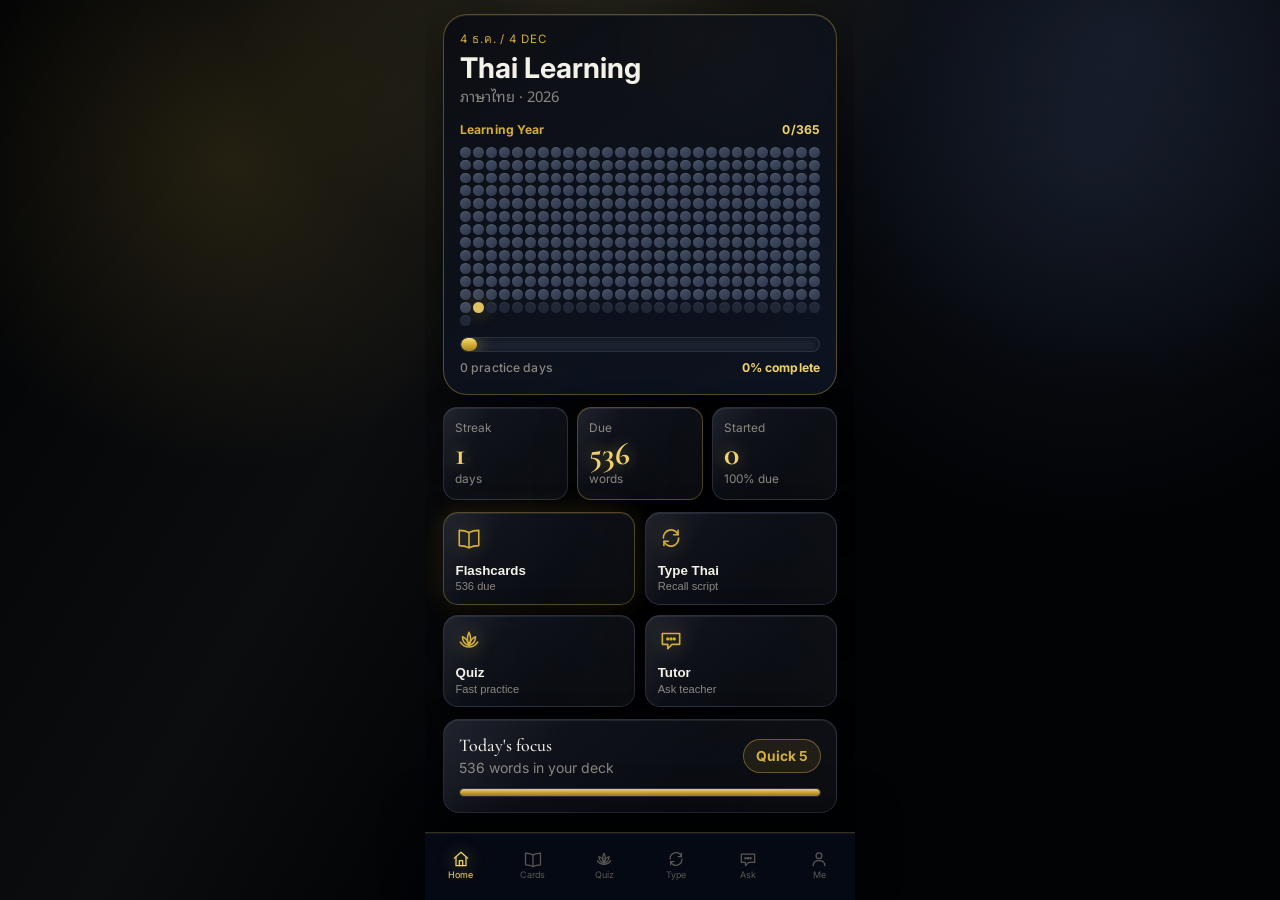
<file: index.html>
<!DOCTYPE html>
<html lang="en">
<head>
  <meta charset="UTF-8">
  <meta name="viewport" content="width=device-width, initial-scale=1.0, maximum-scale=1.0">
  <title>Thai Learning</title>
  <meta name="theme-color" content="#d4af37">
  <meta name="apple-mobile-web-app-capable" content="yes">
  <meta name="apple-mobile-web-app-status-bar-style" content="black-translucent">
  <meta name="apple-mobile-web-app-title" content="Thai Learning">
  <link rel="icon" href="icon.svg" type="image/svg+xml">
  <link rel="apple-touch-icon" href="icon.svg">
  <link rel="manifest" href="manifest.json">
  <link rel="preconnect" href="https://fonts.googleapis.com">
  <link rel="preconnect" href="https://fonts.gstatic.com" crossorigin>
  <link rel="stylesheet" href="src/css/styles.css">
</head>
<body>
  <!-- Icon sprite -->
  <svg style="display:none" xmlns="http://www.w3.org/2000/svg">
    <defs>
      <symbol id="i-home" viewBox="0 0 24 24"><g fill="none" stroke="currentColor" stroke-width="1.5" stroke-linecap="round" stroke-linejoin="round"><path d="M4 11 L12 4 L20 11"/><path d="M6 10 V20 H18 V10"/><path d="M10 20 V14 H14 V20"/></g></symbol>
      <symbol id="i-book" viewBox="0 0 24 24"><g fill="none" stroke="currentColor" stroke-width="1.5" stroke-linecap="round" stroke-linejoin="round"><path d="M3 5 C6 5, 9 5.5, 12 7 C15 5.5, 18 5, 21 5 L21 19 C18 19, 15 19.5, 12 21 C9 19.5, 6 19, 3 19 Z"/><path d="M12 7 V21"/></g></symbol>
      <symbol id="i-lotus" viewBox="0 0 24 24"><g fill="none" stroke="currentColor" stroke-width="1.5" stroke-linecap="round" stroke-linejoin="round"><path d="M12 5 C10 9, 10 13, 12 17 C14 13, 14 9, 12 5 Z"/><path d="M6 9 C6 13, 8.5 16, 12 17 C11 13, 9 10, 6 9 Z"/><path d="M18 9 C18 13, 15.5 16, 12 17 C13 13, 15 10, 18 9 Z"/><path d="M4 14 C6 17, 9 18.5, 12 18.5 C15 18.5, 18 17, 20 14"/></g></symbol>
      <symbol id="i-review" viewBox="0 0 24 24"><g fill="none" stroke="currentColor" stroke-width="1.5" stroke-linecap="round" stroke-linejoin="round"><path d="M5 12 A7 7 0 0 1 18.5 9"/><path d="M18.5 5 V9 H14.5"/><path d="M19 12 A7 7 0 0 1 5.5 15"/><path d="M5.5 19 V15 H9.5"/></g></symbol>
      <symbol id="i-chat" viewBox="0 0 24 24"><g fill="none" stroke="currentColor" stroke-width="1.5" stroke-linecap="round" stroke-linejoin="round"><path d="M4 6 H20 V16 H13 L9 20 V16 H4 Z"/><circle cx="9" cy="11" r="0.8" fill="currentColor"/><circle cx="12" cy="11" r="0.8" fill="currentColor"/><circle cx="15" cy="11" r="0.8" fill="currentColor"/></g></symbol>
      <symbol id="i-profile" viewBox="0 0 24 24"><g fill="none" stroke="currentColor" stroke-width="1.5" stroke-linecap="round" stroke-linejoin="round"><circle cx="12" cy="8" r="3.5"/><path d="M5 20 C5 16, 8 14, 12 14 C16 14, 19 16, 19 20"/></g></symbol>
      <symbol id="i-audio" viewBox="0 0 24 24"><g fill="none" stroke="currentColor" stroke-width="1.5" stroke-linecap="round" stroke-linejoin="round"><path d="M4 10 H8 L13 6 V18 L8 14 H4 Z"/><path d="M16 9 C17.5 11, 17.5 13, 16 15"/><path d="M18.5 7 C21 10, 21 14, 18.5 17"/></g></symbol>
      <symbol id="i-check" viewBox="0 0 24 24"><g fill="none" stroke="currentColor" stroke-width="1.8" stroke-linecap="round" stroke-linejoin="round"><path d="M5 12.5 L10 17.5 L19 7.5"/></g></symbol>
      <symbol id="i-close" viewBox="0 0 24 24"><g fill="none" stroke="currentColor" stroke-width="1.8" stroke-linecap="round" stroke-linejoin="round"><path d="M6 6 L18 18 M18 6 L6 18"/></g></symbol>
      <symbol id="i-star" viewBox="0 0 24 24"><g fill="none" stroke="currentColor" stroke-width="1.5" stroke-linecap="round" stroke-linejoin="round"><path d="M12 3 L14.5 9 L21 9.5 L16 13.5 L17.5 20 L12 16.5 L6.5 20 L8 13.5 L3 9.5 L9.5 9 Z"/></g></symbol>
      <symbol id="i-flame" viewBox="0 0 24 24"><g fill="none" stroke="currentColor" stroke-width="1.5" stroke-linecap="round" stroke-linejoin="round"><path d="M12 3 C13 7, 17 9, 17 14 A5 5 0 0 1 7 14 C7 11, 9 10, 10 7 C11 9, 12 9, 12 7"/></g></symbol>
      <symbol id="i-sync" viewBox="0 0 24 24"><g fill="none" stroke="currentColor" stroke-width="1.5" stroke-linecap="round" stroke-linejoin="round"><path d="M4 12 A8 8 0 0 1 19.5 8"/><path d="M19.5 4 V8 H15.5"/><path d="M20 12 A8 8 0 0 1 4.5 16"/><path d="M4.5 20 V16 H8.5"/></g></symbol>
    </defs>
  </svg>

  <div id="app">
    <main id="content"></main>
    <nav id="bottom-nav">
      <button class="nav-btn active" data-tab="home">
        <svg><use href="#i-home"/></svg><span>Home</span>
      </button>
      <button class="nav-btn" data-tab="flashcards">
        <svg><use href="#i-book"/></svg><span>Cards</span>
      </button>
      <button class="nav-btn" data-tab="quiz">
        <svg><use href="#i-lotus"/></svg><span>Quiz</span>
      </button>
      <button class="nav-btn" data-tab="typing">
        <svg><use href="#i-review"/></svg><span>Type</span>
      </button>
      <button class="nav-btn" data-tab="tutor">
        <svg><use href="#i-chat"/></svg><span>Ask</span>
      </button>
      <button class="nav-btn" data-tab="settings">
        <svg><use href="#i-profile"/></svg><span>Me</span>
      </button>
    </nav>
  </div>
  <script type="module" src="src/js/app.js"></script>
</body>
</html>
</file>
<file: src/css/styles.css>
@import url('https://fonts.googleapis.com/css2?family=Cormorant+Garamond:wght@400;500;600;700&family=EB+Garamond:wght@400;500;600;700&family=Inter:wght@400;500;600;700&family=Noto+Sans+Thai+Looped:wght@400;500;600;700&display=swap');

:root {
  --bg:        #000000;
  --surface:   #111113;
  --surface2:  #1c1c1e;
  --surface3:  #2a2a2d;
  --border:    #2a2a2d;

  --text:      #f4f1e8;
  --text-muted:#8a8781;
  --text-dim:  #5a5853;

  --gold:      #d4af37;
  --gold-hi:   #f1d26a;
  --gold-lo:   #9e7f24;
  --gold-sheen:linear-gradient(180deg,#f6dc7b 0%,#d4af37 50%,#a6841f 100%);
  --gold-grad: linear-gradient(135deg,#f1d26a 0%,#d4af37 45%,#9e7f24 100%);
  --gold-hair: rgba(212,175,55,0.28);

  --success:   #7fa88a;
  --danger:    #b5524a;
  --accent:    var(--gold);

  --card-bg:   linear-gradient(180deg,#141416 0%,#0a0a0c 100%);
  --card-shadow: 0 1px 2px rgba(0,0,0,0.4), 0 8px 24px rgba(0,0,0,0.35);

  --radius:     12px;
  --radius-lg:  18px;
  --radius-btn: 10px;
  --radius-badge: 8px;
  --nav-h:      68px;

  --font-serif: 'Cormorant Garamond','EB Garamond','Times New Roman',serif;
  --font-ui:    'Inter',-apple-system,BlinkMacSystemFont,'Segoe UI',sans-serif;
  --font-thai:  'Noto Sans Thai Looped','Noto Sans Thai','Inter',sans-serif;
  --font-mono:  ui-monospace,SFMono-Regular,Menlo,monospace;

  --dur-fast: 0.15s;
  --dur-med:  0.25s;
  --ease:     cubic-bezier(.2,.6,.2,1);
}

*, *::before, *::after { box-sizing: border-box; margin: 0; padding: 0; }

body {
  background: var(--bg);
  color: var(--text);
  font-family: var(--font-ui);
  font-size: 1rem;
  line-height: 1.55;
  min-height: 100dvh;
  overflow-x: hidden;
  -webkit-font-smoothing: antialiased;
}

:lang(th), .thai-text {
  font-family: var(--font-thai);
}

#app { display: flex; flex-direction: column; height: 100dvh; }

#content {
  flex: 1;
  overflow-y: auto;
  padding: 1rem 1.125rem;
  padding-bottom: calc(var(--nav-h) + 1rem);
}

#content::before {
  content: "";
  position: fixed;
  inset: 0;
  pointer-events: none;
  background:
    radial-gradient(circle at 85% 8%, rgba(212,175,55,0.12), transparent 28%),
    linear-gradient(180deg, rgba(127,168,138,0.08), transparent 32%);
}

#content > * {
  position: relative;
  z-index: 1;
}

/* ── Bottom Nav ───────────────────────────────────── */
#bottom-nav {
  position: fixed;
  bottom: 0; left: 0; right: 0;
  height: var(--nav-h);
  background: rgba(0,0,0,0.86);
  backdrop-filter: blur(18px);
  border-top: 1px solid rgba(212,175,55,0.15);
  display: flex;
  align-items: center;
  padding-bottom: 4px;
  z-index: 100;
}

.nav-btn {
  flex: 1;
  background: none;
  border: none;
  color: var(--text-dim);
  display: flex;
  flex-direction: column;
  align-items: center;
  gap: 2px;
  cursor: pointer;
  padding: 0.42rem 0.05rem;
  font-family: var(--font-ui);
  transition: color var(--dur-fast);
  min-width: 0;
}
.nav-btn.active { color: var(--gold); }
.nav-btn span { font-size: 0.56rem; letter-spacing: 0; line-height: 1; max-width: 100%; overflow: hidden; text-overflow: clip; }
.nav-btn svg { width: 20px; height: 20px; }

/* ── Cards ────────────────────────────────────────── */
.card {
  background: var(--card-bg);
  border-radius: var(--radius);
  padding: 1.25rem;
  margin-bottom: 1rem;
  border: 1px solid var(--gold-hair);
  box-shadow: var(--card-shadow);
}
.card-hero {
  border-radius: var(--radius-lg);
}

/* ── Buttons ──────────────────────────────────────── */
.btn {
  display: inline-flex;
  align-items: center;
  justify-content: center;
  padding: 0.8rem 1.25rem;
  border-radius: var(--radius-btn);
  border: none;
  font-size: 0.98rem;
  font-weight: 600;
  font-family: var(--font-ui);
  letter-spacing: 0.01em;
  cursor: pointer;
  transition: opacity var(--dur-fast);
  width: 100%;
  min-height: 44px;
}
.btn:active { opacity: 0.82; }

.btn-primary {
  background: var(--gold-sheen);
  color: #0a0a0a;
  border: 1px solid rgba(255,255,255,0.15);
  box-shadow: inset 0 1px 0 rgba(255,255,255,0.35), 0 1px 2px rgba(0,0,0,0.4);
}
.btn-success { background: var(--success); color: #0a0a0a; }
.btn-danger  { background: var(--danger);  color: var(--text); }
.btn-ghost {
  background: transparent;
  color: var(--gold);
  border: 1px solid rgba(212,175,55,0.5);
}
.btn-dim {
  background: var(--surface2);
  color: var(--text);
  border: 1px solid var(--border);
}

/* ── Typography ───────────────────────────────────── */
h1 {
  font-family: var(--font-serif);
  font-size: 1.75rem;
  font-weight: 600;
  line-height: 1.15;
  letter-spacing: -0.01em;
  color: var(--text);
  margin-bottom: 0.5rem;
}
h2 {
  font-family: var(--font-serif);
  font-size: 1.25rem;
  font-weight: 500;
  line-height: 1.2;
  color: var(--text);
  margin-bottom: 0.5rem;
}

.muted { color: var(--text-muted); font-size: 0.875rem; }

.thai {
  font-family: var(--font-thai);
  font-size: 2rem;
  line-height: 1.45;
}
.thai-sm {
  font-family: var(--font-thai);
  font-size: 1.35rem;
  line-height: 1.45;
}
.thai-lg {
  font-family: var(--font-thai);
  font-size: 2.5rem;
  line-height: 1.45;
}

.gold-text { color: var(--gold); }

.gold-num {
  font-family: var(--font-serif);
  font-weight: 600;
  line-height: 1;
  background: var(--gold-sheen);
  -webkit-background-clip: text;
  background-clip: text;
  -webkit-text-fill-color: transparent;
  color: transparent;
}

/* ── Inputs ───────────────────────────────────────── */
input[type="text"], input[type="password"] {
  background: var(--surface2);
  border: 1px solid var(--border);
  border-radius: var(--radius-btn);
  color: var(--text);
  font-size: 1rem;
  padding: 0.85rem 1rem;
  width: 100%;
  outline: none;
  font-family: var(--font-ui);
  transition: border-color var(--dur-fast);
}

select.input-field,
input.input-field {
  background: var(--surface2);
  border: 1px solid var(--border);
  border-radius: var(--radius-btn);
  color: var(--text);
  font-size: 0.95rem;
  padding: 0.75rem 0.85rem;
  width: 100%;
  outline: none;
  font-family: var(--font-ui);
}

.field-label {
  display: block;
  color: var(--text-muted);
  font-size: 0.74rem;
  letter-spacing: 0.05em;
  text-transform: uppercase;
  margin-bottom: 0.35rem;
}
input[type="text"]:focus, input[type="password"]:focus {
  border-color: var(--gold);
}

/* ── Badges ───────────────────────────────────────── */
.badge {
  display: inline-block;
  padding: 0.22rem 0.6rem;
  border-radius: var(--radius-badge);
  font-size: 0.7rem;
  font-family: var(--font-ui);
  letter-spacing: 0.04em;
  color: var(--gold);
  border: 1px solid rgba(212,175,55,0.45);
  background: transparent;
  margin-left: 0.25rem;
}

/* ── Progress bar ─────────────────────────────────── */
.progress-bar {
  height: 8px;
  border-radius: 4px;
  background: var(--surface2);
  overflow: hidden;
}
.progress-bar-fill {
  height: 100%;
  background: var(--gold-sheen);
  border-radius: 4px;
  box-shadow: 0 0 12px rgba(241,210,106,0.4);
  transition: width 0.4s var(--ease);
}

/* ── Icon container (gold bg) ─────────────────────── */
.icon-box {
  width: 44px; height: 44px;
  border-radius: 12px;
  background: rgba(212,175,55,0.08);
  border: 1px solid var(--gold-hair);
  display: flex;
  align-items: center;
  justify-content: center;
  color: var(--gold);
  flex-shrink: 0;
}

/* ── Chat bubbles ─────────────────────────────────── */
.bubble-user {
  background: var(--gold-sheen);
  color: #0a0a0a;
  border-bottom-right-radius: 6px;
  font-weight: 500;
  align-self: flex-end;
  margin-left: auto;
}
.bubble-assistant {
  background: var(--surface2);
  color: var(--text);
  border: 1px solid var(--gold-hair);
  border-bottom-left-radius: 6px;
}

/* Home refresh */
.home-hero {
  position: relative;
  min-height: 300px;
  display: grid;
  grid-template-columns: minmax(0, 1fr) 42%;
  align-items: stretch;
  overflow: hidden;
  border: 1px solid var(--gold-hair);
  border-radius: var(--radius-lg);
  background:
    linear-gradient(135deg, rgba(20,20,22,0.96) 0%, rgba(10,10,12,0.92) 48%, rgba(127,168,138,0.22) 100%);
  box-shadow: var(--card-shadow);
  margin-bottom: 0.875rem;
}

.home-hero-copy {
  position: relative;
  z-index: 2;
  padding: 1.25rem;
  display: flex;
  flex-direction: column;
  justify-content: space-between;
  gap: 0.55rem;
}

.home-hero-copy h1 {
  font-size: 2.6rem;
  margin-bottom: 0;
}

.home-hero-copy p {
  color: var(--text-muted);
  font-size: 0.92rem;
  max-width: 19rem;
}

.home-hero-img {
  width: 100%;
  height: 100%;
  min-height: 300px;
  object-fit: cover;
  object-position: 58% center;
  filter: saturate(0.95) contrast(1.04);
}

.eyebrow {
  color: var(--gold);
  font-size: 0.72rem;
  letter-spacing: 0.08em;
  text-transform: uppercase;
}

.hero-action {
  width: fit-content;
  min-width: 11rem;
  margin-top: 0.4rem;
}

.daily-grid {
  display: grid;
  grid-template-columns: repeat(3, minmax(0, 1fr));
  gap: 0.625rem;
  margin-bottom: 0.875rem;
}

.metric-card {
  background: rgba(28,28,30,0.78);
  border: 1px solid var(--border);
  border-radius: var(--radius);
  padding: 0.85rem 0.7rem;
  min-height: 6.4rem;
  display: flex;
  flex-direction: column;
  justify-content: space-between;
}

.metric-card strong {
  color: var(--gold);
  font-family: var(--font-serif);
  font-size: 2rem;
  line-height: 1;
}

.metric-label,
.metric-sub {
  color: var(--text-muted);
  font-size: 0.74rem;
}

.section-heading {
  display: flex;
  align-items: flex-start;
  justify-content: space-between;
  gap: 0.75rem;
  margin-bottom: 0.875rem;
}

.practice-card .progress-bar {
  margin-bottom: 0.875rem;
}

.action-grid {
  display: grid;
  grid-template-columns: 1fr 1fr;
  gap: 0.55rem;
}

.word-stack {
  display: flex;
  flex-direction: column;
  gap: 0.5rem;
}

.word-row {
  display: flex;
  align-items: center;
  justify-content: space-between;
  gap: 0.75rem;
  padding: 0.7rem 0.75rem;
  background: var(--surface2);
  border: 1px solid var(--border);
  border-radius: 10px;
}

.word-row .thai-text {
  display: block;
  font-size: 1.12rem;
}

.word-row small {
  color: var(--text-muted);
}

.fail-pill,
.provider-pill {
  display: inline-flex;
  align-items: center;
  min-height: 1.7rem;
  padding: 0.18rem 0.55rem;
  border-radius: 999px;
  border: 1px solid rgba(212,175,55,0.3);
  background: rgba(212,175,55,0.08);
  color: var(--gold);
  font-size: 0.72rem;
  white-space: nowrap;
}

.link-btn {
  background: transparent;
  border: none;
  color: var(--gold);
  font: 700 0.86rem var(--font-ui);
  cursor: pointer;
}

.quiet-card,
.tutor-tease {
  background: linear-gradient(180deg, rgba(28,28,30,0.9), rgba(17,17,19,0.88));
}

.tutor-tease {
  display: grid;
  grid-template-columns: minmax(0, 1fr) auto;
  gap: 0.875rem;
  align-items: center;
}

.tutor-tease .btn {
  width: auto;
  white-space: nowrap;
}

@media (max-width: 430px) {
  #content {
    padding: 0.875rem;
    padding-bottom: calc(var(--nav-h) + 0.875rem);
  }

  .home-hero {
    grid-template-columns: 1fr;
    min-height: 390px;
  }

  .home-hero-copy {
    min-height: 260px;
    background: linear-gradient(90deg, rgba(0,0,0,0.82), rgba(0,0,0,0.36), transparent);
  }

  .home-hero-img {
    position: absolute;
    inset: 0;
    min-height: 390px;
    opacity: 0.68;
    object-position: 62% center;
  }

  .home-hero-copy h1 {
    font-size: 2.35rem;
  }

  .daily-grid {
    gap: 0.5rem;
  }

  .metric-card {
    min-height: 5.85rem;
    padding: 0.7rem 0.55rem;
  }

  .metric-card strong {
    font-size: 1.65rem;
  }

  .tutor-tease {
    grid-template-columns: 1fr;
  }

  .tutor-tease .btn,
  .hero-action {
    width: 100%;
  }
}

/* Liquid glass gold redesign */
:root {
  --glass-bg: linear-gradient(145deg, rgba(26,31,44,0.68), rgba(8,10,15,0.82));
  --glass-bg-strong: linear-gradient(145deg, rgba(35,42,58,0.78), rgba(9,11,18,0.92));
  --glass-border: rgba(228,187,80,0.34);
  --glass-border-cool: rgba(115,132,164,0.28);
  --dot-idle: #394255;
  --dot-future: #202838;
  --gold-glow: 0 0 18px rgba(241,210,106,0.55), 0 0 44px rgba(212,175,55,0.24);
  --glass-shadow: 0 18px 40px rgba(0,0,0,0.42), inset 0 1px 0 rgba(255,255,255,0.08);
}

body {
  background:
    radial-gradient(circle at 45% -10%, rgba(241,210,106,0.13), transparent 30%),
    radial-gradient(circle at 85% 18%, rgba(69,89,129,0.18), transparent 28%),
    #020305;
}

#content {
  max-width: 430px;
  width: 100%;
  margin: 0 auto;
  padding-top: 0.9rem;
}

#content::before {
  background:
    linear-gradient(120deg, transparent 0%, rgba(255,255,255,0.045) 34%, transparent 54%),
    radial-gradient(circle at 18% 18%, rgba(212,175,55,0.14), transparent 24%),
    radial-gradient(circle at 88% 4%, rgba(71,93,132,0.2), transparent 26%);
}

.card,
.glass-card,
.metric-card,
.quick-glass-card,
.word-row,
.bubble-assistant,
input[type="text"],
input[type="password"],
select.input-field,
input.input-field {
  background: var(--glass-bg);
  border: 1px solid var(--glass-border-cool);
  box-shadow: var(--glass-shadow);
  backdrop-filter: blur(22px) saturate(1.25);
  -webkit-backdrop-filter: blur(22px) saturate(1.25);
}

.card,
.glass-card {
  position: relative;
  overflow: hidden;
  border-radius: 16px;
  animation: cardFloatIn 0.55s var(--ease) both;
}

.card::before,
.glass-card::before,
.metric-card::before,
.quick-glass-card::before {
  content: "";
  position: absolute;
  inset: 0;
  pointer-events: none;
  background: linear-gradient(120deg, rgba(255,255,255,0.13), transparent 28%, transparent 62%, rgba(255,255,255,0.05));
  opacity: 0.46;
}

h1,
h2 {
  letter-spacing: 0;
}

.btn {
  position: relative;
  overflow: hidden;
  border-radius: 13px;
  transform: translateZ(0);
  transition: transform var(--dur-fast), box-shadow var(--dur-fast), border-color var(--dur-fast), opacity var(--dur-fast);
}

.btn:active,
.quick-glass-card:active,
.btn-primary {
  background: linear-gradient(180deg, #ffe48a 0%, #d6ad35 48%, #8f6d19 100%);
  box-shadow: inset 0 1px 0 rgba(255,255,255,0.5), var(--gold-glow);
}

.btn-primary::after,
.glass-progress-fill::after {
  content: "";
  position: absolute;
  inset: 0;
  background: linear-gradient(110deg, transparent 0%, rgba(255,255,255,0.45) 42%, transparent 58%);
  transform: translateX(-120%);
  animation: progressShimmer 2.8s ease-in-out infinite;
}

.btn-ghost,
.btn-dim {
  background: rgba(24,30,42,0.72);
  border-color: rgba(228,187,80,0.28);
  color: var(--text);
}

.btn-ghost {
  color: var(--gold-hi);
}

#bottom-nav {
  left: 50%;
  transform: translateX(-50%);
  max-width: 430px;
  background: rgba(7,12,24,0.82);
  border-top: 1px solid rgba(228,187,80,0.22);
  box-shadow: 0 -18px 42px rgba(0,0,0,0.5), inset 0 1px 0 rgba(255,255,255,0.06);
}

.nav-btn.active {
  color: var(--gold-hi);
  text-shadow: 0 0 16px rgba(241,210,106,0.7);
}

.nav-btn.active svg {
  filter: drop-shadow(0 0 8px rgba(241,210,106,0.55));
}

.glass-dashboard {
  position: relative;
  overflow: hidden;
  border-radius: 24px;
  padding: 1rem;
  margin-bottom: 0.75rem;
  border: 1px solid var(--glass-border);
  background:
    linear-gradient(145deg, rgba(11,13,19,0.94), rgba(15,23,39,0.82)),
    radial-gradient(circle at 72% 8%, rgba(212,175,55,0.22), transparent 28%);
  box-shadow: 0 24px 60px rgba(0,0,0,0.55), inset 0 1px 0 rgba(255,255,255,0.08);
  animation: cardFloatIn 0.55s var(--ease) both;
}

.dashboard-top,
.year-panel,
.year-progress-block,
.dashboard-metrics,
.quick-glass-grid,
.practice-card,
.word-stack {
  position: relative;
  z-index: 1;
}

.practice-card {
  padding: 0.95rem;
}

.practice-card .section-heading {
  display: grid;
  grid-template-columns: minmax(0, 1fr) auto;
  align-items: center;
  margin-bottom: 0.72rem;
}

.practice-card h2 {
  font-size: 1.12rem;
  margin: 0 0 0.18rem;
}

.practice-card .muted {
  line-height: 1.2;
}

.practice-card .link-btn {
  min-height: 34px;
  padding: 0 0.75rem;
  border-radius: 999px;
  border: 1px solid rgba(228,187,80,0.38);
  background: rgba(212,175,55,0.1);
  white-space: nowrap;
}

.dashboard-top {
  display: grid;
  grid-template-columns: minmax(0, 1fr);
  gap: 0.7rem;
  align-items: start;
  margin-bottom: 0.62rem;
}

.dashboard-top h1 {
  font-family: var(--font-ui);
  font-size: 1.78rem;
  font-weight: 700;
  margin: 0.2rem 0 0;
}

.thai-title {
  color: var(--text-muted);
  font-size: 0.92rem;
}

.year-panel {
  padding: 0.2rem 0 0.1rem;
}

.panel-caption,
.progress-meta {
  display: flex;
  justify-content: space-between;
  align-items: baseline;
  color: var(--gold);
  font-size: 0.76rem;
  font-weight: 700;
  letter-spacing: 0.01em;
}

.panel-caption strong,
.progress-meta strong {
  color: var(--gold-hi);
}

.year-grid {
  display: grid;
  grid-template-columns: repeat(28, 1fr);
  gap: 2px;
  margin: 0.42rem 0 0.62rem;
}

.year-dot {
  aspect-ratio: 1;
  min-width: 0;
  border-radius: 999px;
  background: linear-gradient(145deg, #465168, #2d3648);
  box-shadow: inset 0 1px 0 rgba(255,255,255,0.08);
  opacity: 0.92;
  animation: dotSettle 0.45s var(--ease) both;
}

.year-dot.is-future {
  background: #202737;
  opacity: 0.72;
}

.year-dot.is-practiced {
  background: var(--gold-sheen);
  box-shadow: var(--gold-glow);
}

.year-dot.is-today {
  background: #f1d26a;
  box-shadow: var(--gold-glow);
  animation: goldPulse 1.9s ease-in-out infinite;
}

.glass-progress {
  position: relative;
  height: 15px;
  overflow: hidden;
  border-radius: 999px;
  background: rgba(32,40,56,0.9);
  border: 1px solid rgba(255,255,255,0.06);
  box-shadow: inset 0 1px 8px rgba(0,0,0,0.58);
}

.glass-progress.thin {
  height: 9px;
}

.glass-progress-fill {
  position: relative;
  height: 100%;
  min-width: 16px;
  overflow: hidden;
  border-radius: inherit;
  background: var(--gold-sheen);
  box-shadow: var(--gold-glow);
  transition: width 0.6s var(--ease);
}

.progress-meta {
  margin-top: 0.45rem;
  color: var(--text-muted);
  font-weight: 500;
}

.dashboard-metrics {
  display: grid;
  grid-template-columns: repeat(3, minmax(0, 1fr));
  gap: 0.55rem;
  margin-bottom: 0.75rem;
}

.metric-card {
  position: relative;
  overflow: hidden;
  min-height: 4.75rem;
  border-radius: 14px;
  padding: 0.7rem;
}

.metric-card.is-hot {
  border-color: var(--glass-border);
}

.metric-card strong {
  color: var(--gold-hi);
  text-shadow: 0 0 16px rgba(241,210,106,0.48);
}

.quick-glass-grid {
  display: grid;
  grid-template-columns: repeat(2, minmax(0, 1fr));
  gap: 0.65rem;
  margin-bottom: 0.75rem;
}

.quick-glass-card {
  position: relative;
  overflow: hidden;
  min-height: 88px;
  border-radius: 15px;
  padding: 0.72rem;
  color: var(--text);
  text-align: left;
  cursor: pointer;
  transition: transform var(--dur-fast), border-color var(--dur-fast), box-shadow var(--dur-fast);
}

.quick-glass-card.is-primary {
  border-color: var(--glass-border);
  box-shadow: var(--glass-shadow), 0 0 28px rgba(212,175,55,0.16);
}

.quick-glass-card svg {
  width: 26px;
  height: 26px;
  color: var(--gold);
  margin-bottom: 0.55rem;
  filter: drop-shadow(0 0 10px rgba(241,210,106,0.35));
}

.quick-glass-card span,
.quick-glass-card small {
  display: block;
}

.quick-glass-card span {
  font-weight: 800;
  margin-bottom: 0.15rem;
}

.quick-glass-card small {
  color: var(--text-muted);
}

.section-heading {
  align-items: center;
}

.word-row {
  position: relative;
  overflow: hidden;
  border-radius: 13px;
  background: rgba(19,25,37,0.72);
}

.fail-pill,
.provider-pill,
.badge {
  background: rgba(212,175,55,0.11);
  border-color: rgba(228,187,80,0.36);
  color: var(--gold-hi);
  box-shadow: inset 0 1px 0 rgba(255,255,255,0.05);
}

.home-hero {
  min-height: auto;
  display: none;
}

#card-face,
.card-hero {
  border-color: rgba(228,187,80,0.34);
}

#card-face {
  box-shadow: var(--glass-shadow), 0 0 38px rgba(212,175,55,0.12);
}

.option-btn,
.cat-chip,
.speak-thai,
.roman-toggle {
  transition: transform var(--dur-fast), border-color var(--dur-fast), box-shadow var(--dur-fast);
}

.option-btn:active,
.cat-chip:active,
.speak-thai:active,
.roman-toggle:active {
  transform: scale(0.98);
}

@keyframes goldPulse {
  0%, 100% { transform: scale(1); filter: brightness(1); }
  50% { transform: scale(1.34); filter: brightness(1.24); }
}

@keyframes progressShimmer {
  0% { transform: translateX(-130%); }
  55%, 100% { transform: translateX(130%); }
}

@keyframes cardFloatIn {
  from { opacity: 0; transform: translateY(12px) scale(0.985); }
  to { opacity: 1; transform: translateY(0) scale(1); }
}

@keyframes dotSettle {
  from { opacity: 0; transform: scale(0.65); }
  to { opacity: 1; transform: scale(1); }
}

@media (max-width: 430px) {
  #content {
    padding: 0.7rem;
    padding-bottom: calc(var(--nav-h) + 0.72rem);
  }

  .glass-dashboard {
    padding: 0.78rem;
  }

  .year-grid {
    gap: 2px;
  }

  .dashboard-top h1 {
    font-size: 1.72rem;
  }
}

@media (prefers-reduced-motion: reduce) {
  *,
  *::before,
  *::after {
    animation-duration: 0.001ms !important;
    animation-iteration-count: 1 !important;
    scroll-behavior: auto !important;
    transition-duration: 0.001ms !important;
  }
}
</file>
